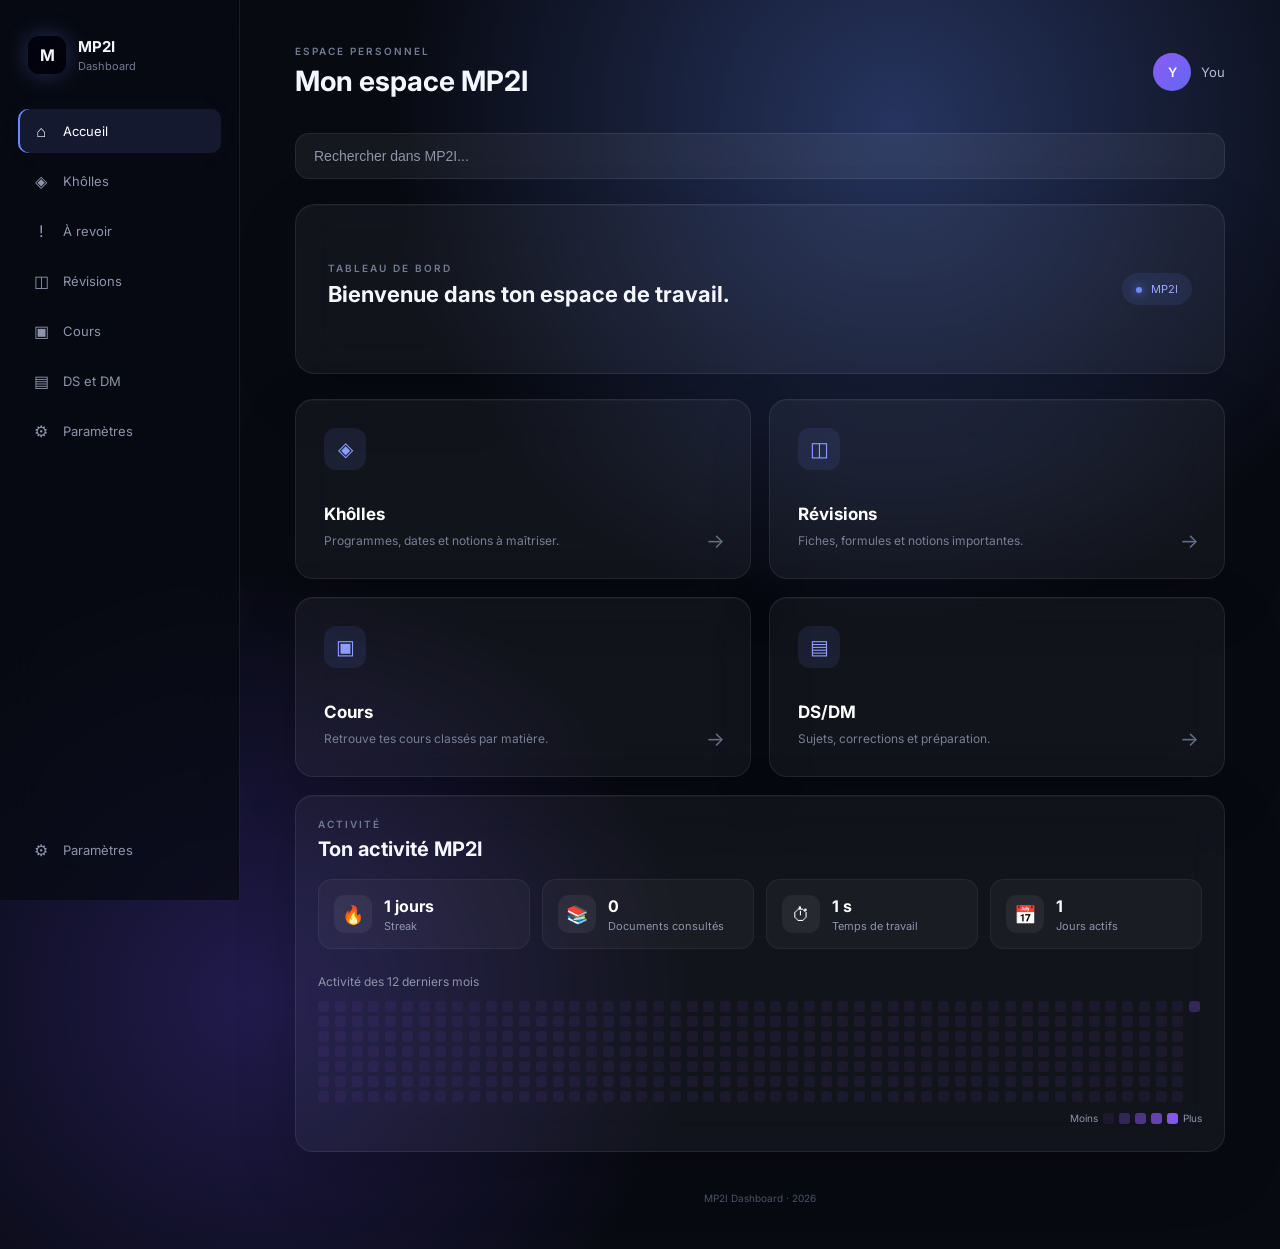
<file: index.html>
<!DOCTYPE html>
<html lang="fr">
<head>
    <meta charset="UTF-8">
    <meta name="viewport" content="width=device-width, initial-scale=1.0">

    <title>MP2I Dashboard</title>

    <link rel="stylesheet" href="style.css">
    <link rel="manifest" href="manifest.json">
    <meta name="theme-color" content="#8b5cf6">
</head>

<body>

    <aside class="sidebar">

        <div class="logo">
            <div class="logo-icon">M</div>
            <div>
                <strong>MP2I</strong>
                <span>Dashboard</span>
            </div>
        </div>

        <nav>
            <a class="active" href="#">
                <span>⌂</span>
                Accueil
            </a>

            <a href="kholle.html">
                <span>◈</span>
                Khôlles
            </a>
            <a href="revoir.html">
                <span>!</span>
                À revoir
            </a>

            <a href="revisions.html">
                <span>◫</span>
                Révisions
            </a>

            <a href="cours.html">
                <span>▣</span>
                Cours
            </a>

            <a href="ds.html">
                <span>▤</span>
                DS et DM
            </a>
            <a href="#" id="mobileSettingsButton">
                <span>⚙</span>
                Paramètres
            </a>
        </nav>

        <div class="sidebar-bottom">
        <a href="#" id="settingsButton">
            <span>⚙</span>
            Paramètres
        </a>
    </div>

    </aside>


    <main>

        <header class="topbar">
            <div>
                <p class="eyebrow">ESPACE PERSONNEL</p>
                <h1>Mon espace MP2I</h1>
            </div>

            <div class="profile">
                <div class="avatar">Y</div>
                <span>You</span>
            </div>
        </header>
        <div class="global-search">
            <input
                type="text"
                id="globalSearch"
                placeholder="Rechercher dans MP2I..."
                autocomplete="off"
            >

            <div id="searchResults" class="search-results"></div>
        </div>


        <section class="welcome glass">
            <div>
                <p class="eyebrow">TABLEAU DE BORD</p>
                <h2>Bienvenue dans ton espace de travail.</h2>
                <p class="muted">
                    <!-- Retrouve ici tes khôlles, cours, révisions et DS/DM. -->
                </p>
            </div>

            <div class="status">
                <span></span>
                MP2I
            </div>
        </section>


            <section class="grid">

                <a href="kholle.html" class="dashboard-card glass">
                    <div class="card-icon">◈</div>

                    <div>
                        <h3>Khôlles</h3>
                        <p>Programmes, dates et notions à maîtriser.</p>
                    </div>

                    <span class="arrow">→</span>
                </a>


                <a href="revisions.html" class="dashboard-card glass">
                    <div class="card-icon">◫</div>

                    <div>
                        <h3>Révisions</h3>
                        <p>Fiches, formules et notions importantes.</p>
                    </div>

                    <span class="arrow">→</span>
                </a>


                <a href="cours.html" class="dashboard-card glass">
                    <div class="card-icon">▣</div>

                    <div>
                        <h3>Cours</h3>
                        <p>Retrouve tes cours classés par matière.</p>
                    </div>

                    <span class="arrow">→</span>
                </a>


                <a href="ds.html" class="dashboard-card glass">
                    <div class="card-icon">▤</div>

                    <div>
                        <h3>DS/DM</h3>
                        <p>Sujets, corrections et préparation.</p>
                    </div>

                    <span class="arrow">→</span>
                </a>

            </section>
<section class="activity-panel glass">

    <div class="section-header">

        <div>

            <p class="eyebrow">
                ACTIVITÉ
            </p>

            <h2>
                Ton activité MP2I
            </h2>

        </div>

    </div>


    <div class="activity-stats">

        <div class="activity-stat">

            <span class="activity-stat-icon">
                🔥
            </span>

            <div>

                <strong id="activityStreak">
                    0 jours
                </strong>

                <span>
                    Streak
                </span>

            </div>

        </div>


        <div class="activity-stat">

            <span class="activity-stat-icon">
                📚
            </span>

            <div>

                <strong id="activityDocuments">
                    0
                </strong>

                <span>
                    Documents consultés
                </span>

            </div>

        </div>


        <div class="activity-stat">

            <span class="activity-stat-icon">
                ⏱
            </span>

            <div>

                <strong id="activityTime">
                    0 min
                </strong>

                <span>
                    Temps de travail
                </span>

            </div>

        </div>


        <div class="activity-stat">

            <span class="activity-stat-icon">
                📅
            </span>

            <div>

                <strong id="activityDays">
                    0
                </strong>

                <span>
                    Jours actifs
                </span>

            </div>

        </div>

    </div>


    <div class="heatmap-wrapper">

        <div class="heatmap-title">
            Activité des 12 derniers mois
        </div>

        <div
            id="activityHeatmap"
            class="activity-heatmap"
        ></div>

        <div class="heatmap-legend">

            <span>Moins</span>

            <i class="activity-cell activity-0"></i>
            <i class="activity-cell activity-1"></i>
            <i class="activity-cell activity-2"></i>
            <i class="activity-cell activity-3"></i>
            <i class="activity-cell activity-4"></i>

            <span>Plus</span>

        </div>

    </div>

</section>
<div id="themePanel" class="theme-panel glass">

    <p class="eyebrow">APPARENCE</p>

    <h3>Thème</h3>

    <div class="theme-buttons">

        <button onclick="setTheme('purple')">
            <span class="theme-dot purple"></span>
            Violet
        </button>

        <button onclick="setTheme('red')">
            <span class="theme-dot red"></span>
            Rouge
        </button>

        <button onclick="setTheme('green')">
            <span class="theme-dot green"></span>
            Vert
        </button>

    </div>

</div>
        <footer>
            MP2I Dashboard · 2026
        </footer>

    </main>
    
    <script src="script.js"></script>
<script src="activity.js?v=4"></script>
</body>
</html>
</file>
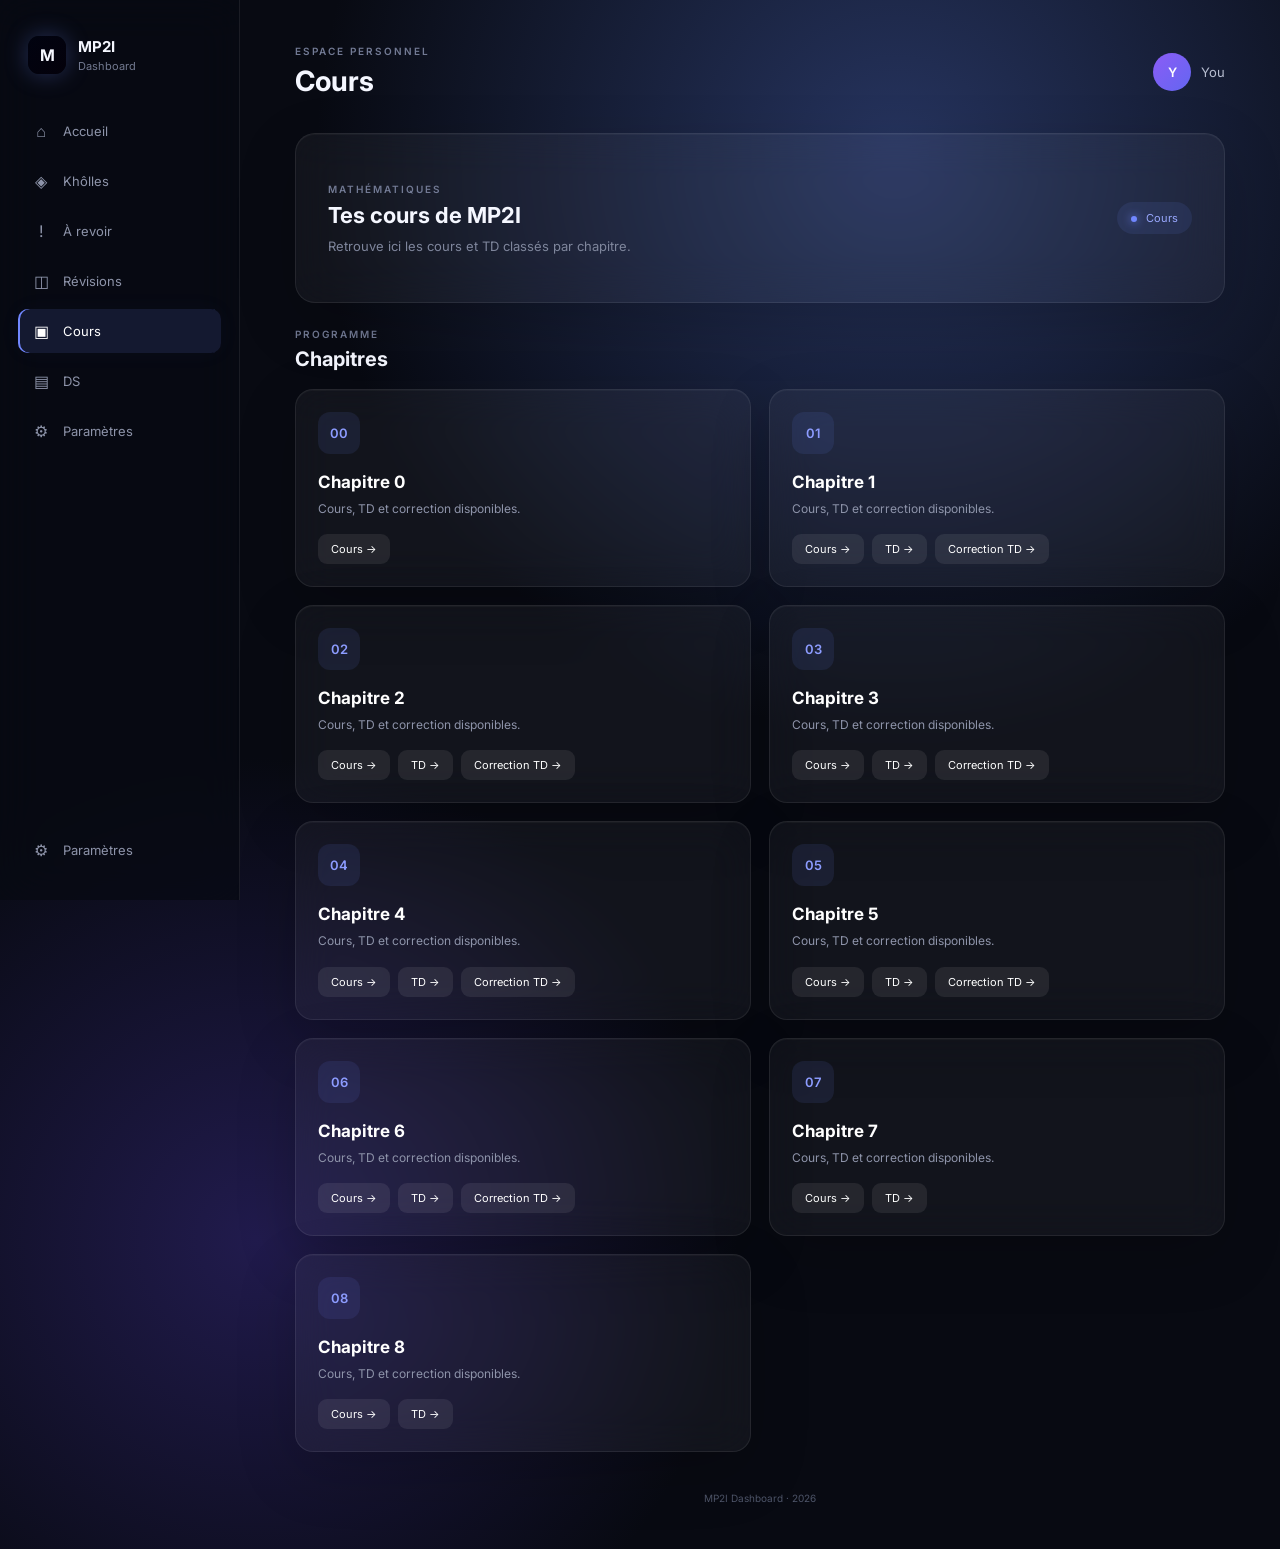
<file: cours.html>
<!DOCTYPE html>
<html lang="fr">

<head>
    <meta charset="UTF-8">
    <meta name="viewport" content="width=device-width, initial-scale=1.0">

    <title>Cours — MP2I</title>

    <link rel="stylesheet" href="style.css">
</head>

<body>

    <!-- ================================
         SIDEBAR
    ================================= -->

    <aside class="sidebar">

        <div class="logo">

            <div class="logo-icon">
                M
            </div>

            <div>
                <strong>MP2I</strong>
                <span>Dashboard</span>
            </div>

        </div>


        <nav>

            <a href="index.html">
                <span>⌂</span>
                Accueil
            </a>

            <a href="kholle.html">
                <span>◈</span>
                Khôlles
            </a>

            <a href="revoir.html">
                <span>!</span>
                À revoir
            </a>

            <a href="revisions.html">
                <span>◫</span>
                Révisions
            </a>

            <a class="active" href="cours.html">
                <span>▣</span>
                Cours
            </a>

            <a href="ds.html">
                <span>▤</span>
                DS
            </a>

            <a
                href="#"
                id="mobileSettingsButton"
            >
                <span>⚙</span>
                Paramètres
            </a>

        </nav>


        <div class="sidebar-bottom">

            <a
                href="#"
                id="settingsButton"
            >
                <span>⚙</span>
                Paramètres
            </a>

        </div>

    </aside>


    <!-- ================================
         CONTENU
    ================================= -->

    <main>

        <header class="topbar">

            <div>

                <p class="eyebrow">
                    ESPACE PERSONNEL
                </p>

                <h1>
                    Cours
                </h1>

            </div>


            <div class="profile">

                <div class="avatar">
                    Y
                </div>

                <span>
                    You
                </span>

            </div>

        </header>


        <!-- ================================
             INTRODUCTION
        ================================= -->

        <section class="welcome glass">

            <div>

                <p class="eyebrow">
                    MATHÉMATIQUES
                </p>

                <h2>
                    Tes cours de MP2I
                </h2>

                <p class="muted">
                    Retrouve ici les cours et TD
                    classés par chapitre.
                </p>

            </div>


            <div class="status">

                <span></span>

                Cours

            </div>

        </section>


        <!-- ================================
             CHAPITRES
        ================================= -->

        <section>

            <div class="section-header">

                <div>

                    <p class="eyebrow">
                        PROGRAMME
                    </p>

                    <h2>
                        Chapitres
                    </h2>

                </div>

            </div>


            <div
                id="cours-container"
                class="grid"
            >

                <div class="glass loading-card">

                    Chargement des cours...

                </div>

            </div>

        </section>


        <footer>
            MP2I Dashboard · 2026
        </footer>

    </main>


    <!-- ================================
         PANNEAU THÈME
    ================================= -->

    <div
        id="themePanel"
        class="theme-panel glass"
    >

        <p class="eyebrow">
            APPARENCE
        </p>

        <h3>
            Thème
        </h3>


        <div class="theme-buttons">

            <button
                onclick="setTheme('purple')"
            >
                <span class="theme-dot purple"></span>
                Violet
            </button>


            <button
                onclick="setTheme('red')"
            >
                <span class="theme-dot red"></span>
                Rouge
            </button>


            <button
                onclick="setTheme('green')"
            >
                <span class="theme-dot green"></span>
                Vert
            </button>

        </div>

    </div>


    <!-- ================================
         SCRIPT
    ================================= -->

<script src="script.js"></script>
<script src="activity.js?v=4"></script>
<script src="cours.js"></script>
</body>
</html>
</file>
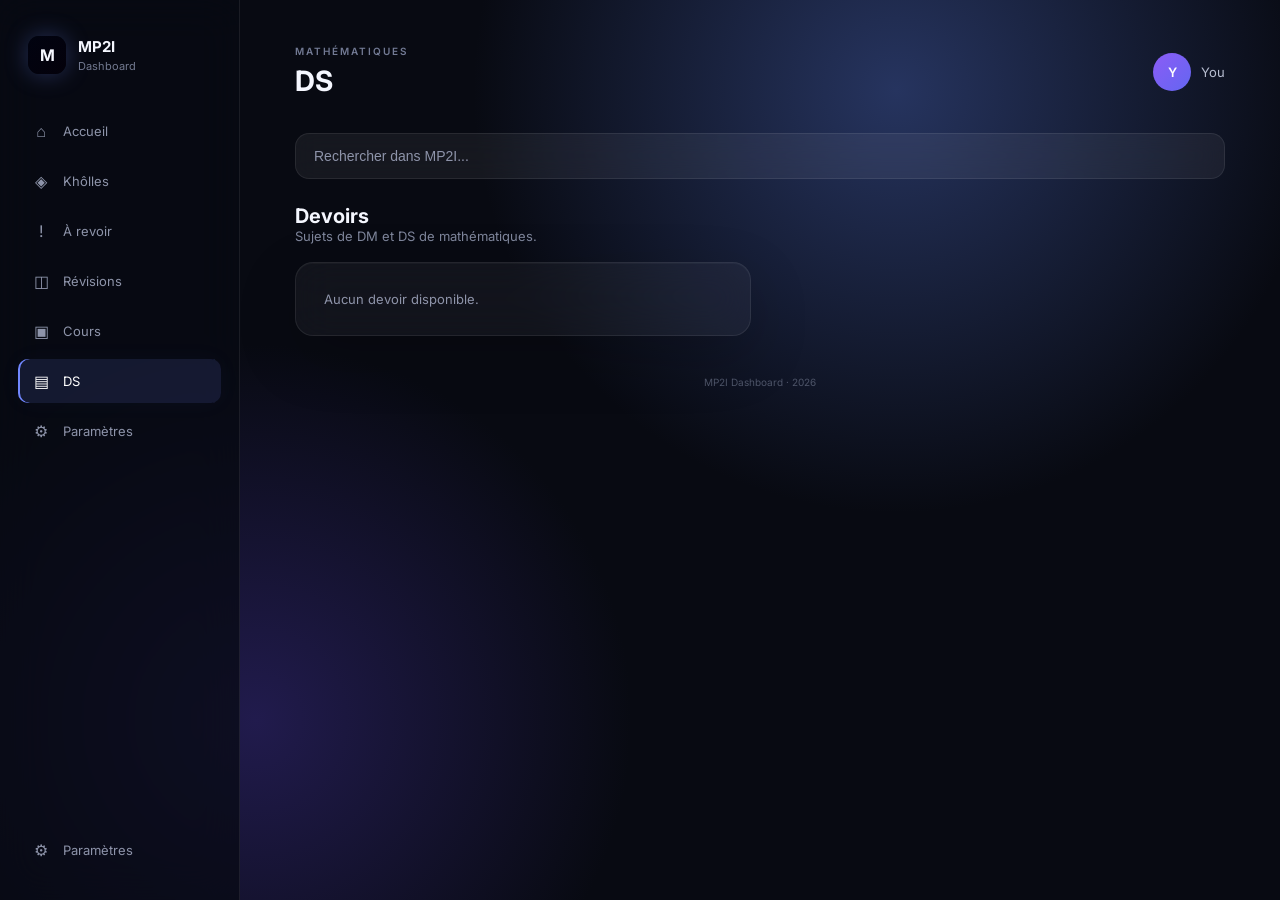
<file: ds.html>
<!DOCTYPE html>
<html lang="fr">

<head>

    <meta charset="UTF-8">

    <meta
        name="viewport"
        content="width=device-width, initial-scale=1.0"
    >

    <title>DS — MP2I</title>

    <link
        rel="stylesheet"
        href="style.css"
    >

</head>


<body>


    <!-- =========================
         SIDEBAR
    ========================== -->

    <aside class="sidebar">

        <div class="logo">

            <div class="logo-icon">
                M
            </div>

            <div>

                <strong>MP2I</strong>

                <span>
                    Dashboard
                </span>

            </div>

        </div>


        <nav>

            <a href="index.html">
                <span>⌂</span>
                Accueil
            </a>


            <a href="kholle.html">
                <span>◈</span>
                Khôlles
            </a>
            <a href="revoir.html">
                <span>!</span>
                À revoir
            </a>


            <a href="revisions.html">
                <span>◫</span>
                Révisions
            </a>


            <a href="cours.html">
                <span>▣</span>
                Cours
            </a>


            <a
                href="ds.html"
                class="active"
            >
                <span>▤</span>
                DS
            </a>
            <a href="#" id="mobileSettingsButton">
                <span>⚙</span>
                Paramètres
            </a>    

        </nav>


        <div class="sidebar-bottom">

            <a href="index.html">

                <span>⚙</span>

                Paramètres

            </a>

        </div>

    </aside>



    <!-- =========================
         CONTENU
    ========================== -->

    <main>


        <header class="topbar">

            <div>

                <p class="eyebrow">
                    MATHÉMATIQUES
                </p>

                <h1>
                    DS
                </h1>

            </div>


            <div class="profile">

                <div class="avatar">
                    Y
                </div>

                <span>
                    You
                </span>

            </div>

        </header>



        <!-- =========================
             RECHERCHE
        ========================== -->

        <div class="global-search">

            <input
                type="text"
                id="globalSearch"
                placeholder="Rechercher dans MP2I..."
                autocomplete="off"
            >

            <div
                id="searchResults"
                class="search-results"
            ></div>

        </div>



        <!-- =========================
             TITRE
        ========================== -->

        <div class="section-header">

            <h2>
                Devoirs
            </h2>

            <p class="muted">
                Sujets de DM et DS de mathématiques.
            </p>

        </div>



        <!-- =========================
             PROGRAMMES
        ========================== -->

        <section
            class="grid"
            id="programmes"
        >

            <div class="glass loading-card">

                Chargement des devoirs...

            </div>

        </section>



        <footer>

            MP2I Dashboard · 2026

        </footer>


    </main>



    <!-- =========================
         JAVASCRIPT
    ========================== -->

    <script src="script.js"></script>


    <script>

        const container =
            document.getElementById("programmes");


        fetch("programmes/ds/ds.json")

            .then(response => {

                if (!response.ok) {

                    throw new Error(
                        "ds.json introuvable"
                    );

                }

                return response.json();

            })


            .then(data => {

                container.innerHTML = "";


                if (
                    !data.devoirs ||
                    data.devoirs.length === 0
                ) {

                    container.innerHTML = `

                        <div class="glass loading-card">

                            Aucun devoir disponible.

                        </div>

                    `;

                    return;

                }


                data.devoirs.forEach(devoir => {

                    const card =
                        document.createElement("a");


                    card.className =
                        "dashboard-card glass";


                    card.href =
                        "programmes/ds/" +
                        devoir.fichier;


                    card.target =
                        "_blank";


                    const type =
                        devoir.type || "DS";


                    card.innerHTML = `

                        <div class="card-icon">
                            ${type}
                        </div>


                        <div>

                            <h3>
                                ${devoir.titre}
                            </h3>

                            <p>
                                Sujet de mathématiques
                            </p>

                        </div>


                        <span class="arrow">
                            →
                        </span>

                    `;


                    container.appendChild(card);

                });

            })


            .catch(error => {

                console.error(error);


                container.innerHTML = `

                    <div class="glass loading-card">

                        Impossible de charger les devoirs.

                    </div>

                `;

            });

    </script>

<script src="activity.js?v=4"></script>
</body>

</html>
</file>
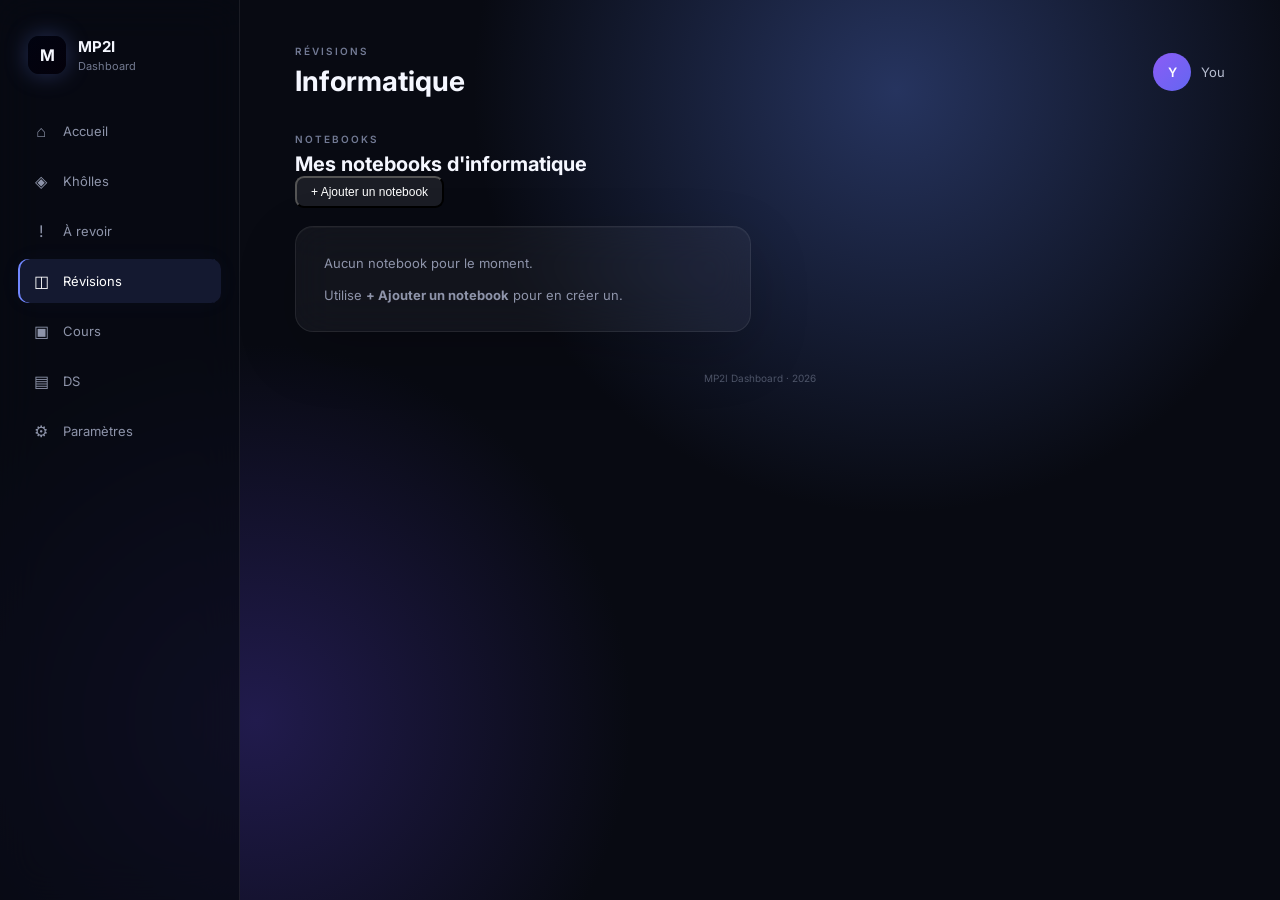
<file: info.html>
<!DOCTYPE html>
<html lang="fr">
<head>
    <meta charset="UTF-8">
    <meta name="viewport" content="width=device-width, initial-scale=1.0">
    <title>Informatique — MP2I</title>
    <link rel="stylesheet" href="style.css">
</head>

<body>

<aside class="sidebar">

    <div class="logo">
        <div class="logo-icon">M</div>

        <div>
            <strong>MP2I</strong>
            <span>Dashboard</span>
        </div>
    </div>

    <nav>

        <a href="index.html">
            <span>⌂</span>
            Accueil
        </a>

        <a href="kholle.html">
            <span>◈</span>
            Khôlles
        </a>
        <a href="revoir.html">
             <span>!</span>
             À revoir
        </a>
        
        <a class="active" href="revisions.html">
            <span>◫</span>
            Révisions
        </a>

        <a href="cours.html">
            <span>▣</span>
            Cours
        </a>

        <a href="ds.html">
            <span>▤</span>
            DS
        </a>

        <a href="#" id="settingsButton">
            <span>⚙</span>
            Paramètres
        </a>

    </nav>


</aside>


<main>

    <header class="topbar">

        <div>

            <p class="eyebrow">
                RÉVISIONS
            </p>

            <h1>
                Informatique
            </h1>

        </div>


        <div class="profile">

            <div class="avatar">
                Y
            </div>

            <span>
                You
            </span>

        </div>

    </header>


    <div class="section-header">

        <div>

            <p class="eyebrow">
                NOTEBOOKS
            </p>

            <h2>
                Mes notebooks d'informatique
            </h2>

        </div>


        <button
            class="mini-button"
            id="addNotebook"
        >
            + Ajouter un notebook
        </button>

    </div>


    <section
        id="notebookGrid"
        class="grid"
    ></section>


    <div
        id="themePanel"
        class="theme-panel glass"
    >

        <p class="eyebrow">
            APPARENCE
        </p>

        <h3>
            Thème
        </h3>


        <div class="theme-buttons">

            <button onclick="setTheme('purple')">

                <span class="theme-dot purple"></span>

                Violet

            </button>


            <button onclick="setTheme('red')">

                <span class="theme-dot red"></span>

                Rouge

            </button>


            <button onclick="setTheme('green')">

                <span class="theme-dot green"></span>

                Vert

            </button>

        </div>

    </div>


    <footer>
        MP2I Dashboard · 2026
    </footer>

</main>


<script src="script.js"></script>


<script>

const storageKey =
    "mp2i-info-notebooks";


let notebooks =
    JSON.parse(
        localStorage.getItem(storageKey)
    ) || [];


// ================================
// SAUVEGARDER
// ================================

function saveNotebooks() {

    localStorage.setItem(
        storageKey,
        JSON.stringify(notebooks)
    );

}


// ================================
// AFFICHER LES NOTEBOOKS
// ================================

function displayNotebooks() {

    const grid =
        document.getElementById(
            "notebookGrid"
        );

    grid.innerHTML = "";


    if (notebooks.length === 0) {

        grid.innerHTML = `

            <div class="loading-card glass">

                Aucun notebook pour le moment.

                <br><br>

                Utilise
                <strong>+ Ajouter un notebook</strong>
                pour en créer un.

            </div>

        `;

        return;

    }


    notebooks.forEach(
        (notebook, index) => {

            const card =
                document.createElement("div");

            card.className =
                "dashboard-card glass";


            card.innerHTML = `

                <div class="card-icon">
                    &lt;/&gt;
                </div>


                <div>

                    <h3>
                        ${notebook.name}
                    </h3>


                    <p>
                        Notebook de révision
                    </p>


                    <div class="course-buttons">

                        <a
                            class="mini-button"
                            href="${notebook.url}"
                            target="_blank"
                            rel="noopener noreferrer"
                        >
                            Ouvrir →
                        </a>

                    </div>

                </div>

            `;


            grid.appendChild(card);

        }
    );

}


// ================================
// AJOUTER UN NOTEBOOK
// ================================

document
    .getElementById("addNotebook")
    .addEventListener(
        "click",
        function() {

            const name =
                prompt(
                    "Nom du notebook :"
                );


            if (!name) {
                return;
            }


            const url =
                prompt(
                    "Lien du notebook :"
                );


            if (!url) {
                return;
            }


            notebooks.push({

                name: name.trim(),

                url: url.trim()

            });


            saveNotebooks();

            displayNotebooks();

        }
    );


// ================================
// INITIALISATION
// ================================

displayNotebooks();

</script>
<script src="activity.js?v=4"></script>
</body>
</html>
</file>
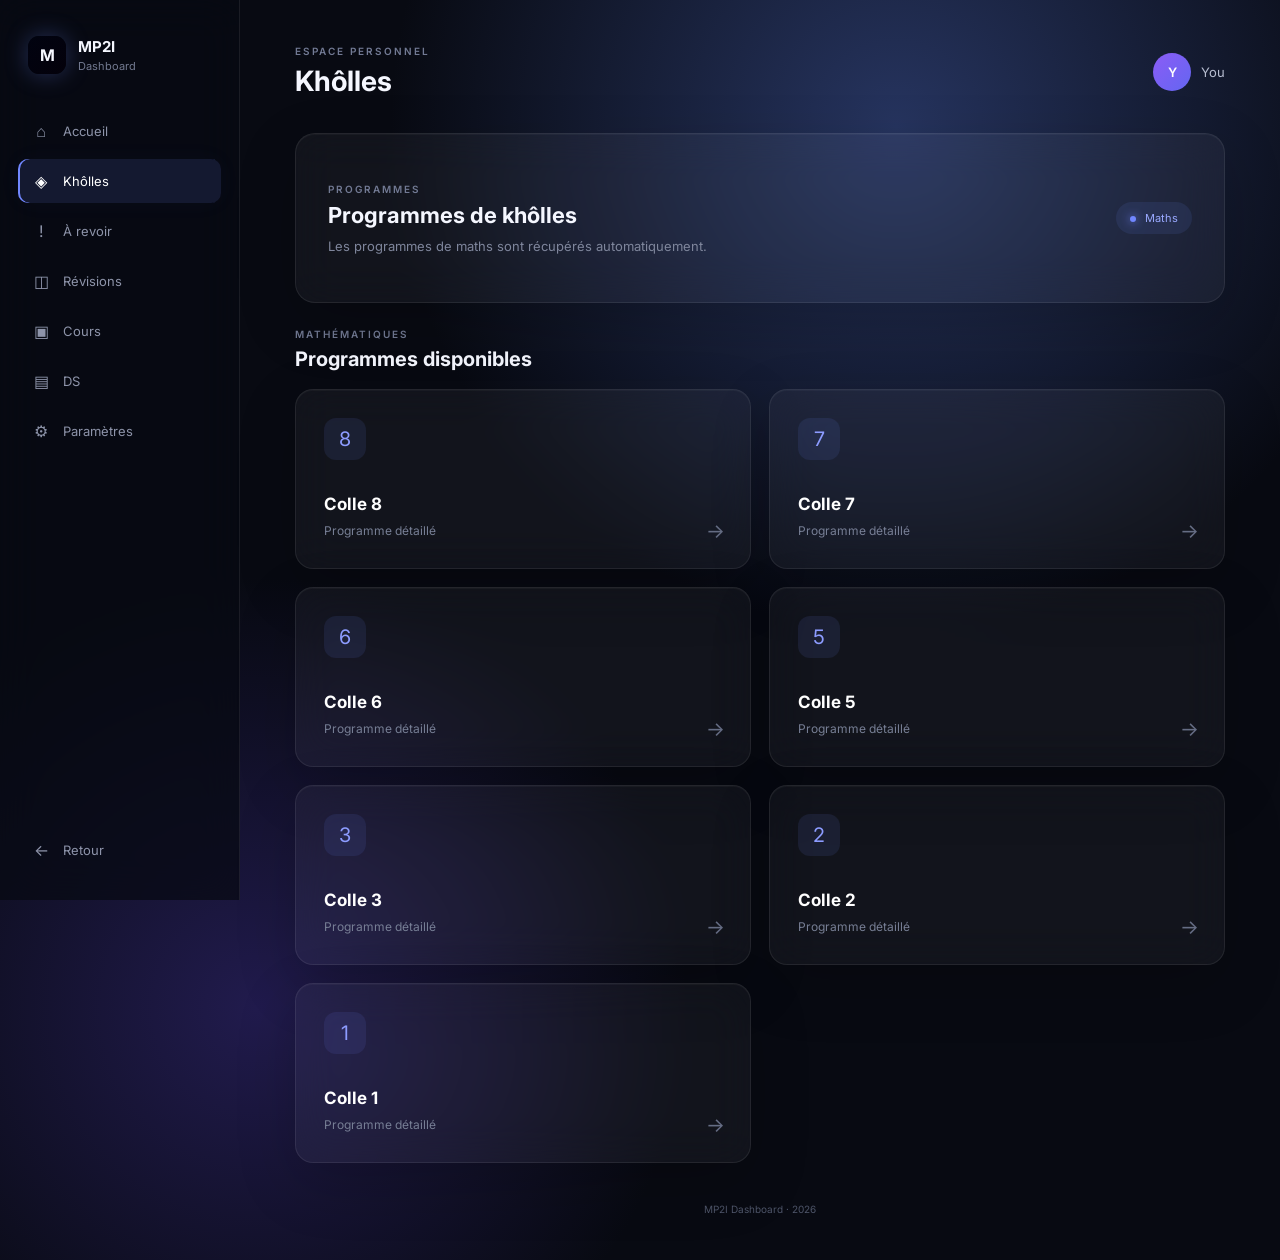
<file: kholle.html>
<!DOCTYPE html>
<html lang="fr">

<head>
    <meta charset="UTF-8">
    <meta name="viewport" content="width=device-width, initial-scale=1.0">
    <title>Khôlles — MP2I</title>
    <link rel="stylesheet" href="style.css">
</head>

<body>

    <aside class="sidebar">

        <div class="logo">
            <div class="logo-icon">M</div>
            <div>
                <strong>MP2I</strong>
                <span>Dashboard</span>
            </div>
        </div>

        <nav>
            <a href="index.html">
                <span>⌂</span>
                Accueil
            </a>

            <a class="active" href="kholle.html">
                <span>◈</span>
                Khôlles
            </a>
            <a href="revoir.html">
                <span>!</span>
                À revoir
            </a>

            <a href="revisions.html">
                <span>◫</span>
                Révisions
            </a>

            <a href="cours.html">
                <span>▣</span>
                Cours
            </a>

            <a href="ds.html">
                <span>▤</span>
                DS
            </a>
            <a href="#" id="settingsButton">
                <span>⚙</span>
                Paramètres
            </a>
        </nav>

        <div class="sidebar-bottom">
            <a href="index.html">
                <span>←</span>
                Retour
            </a>
        </div>

    </aside>


    <main>

        <header class="topbar">

            <div>
                <p class="eyebrow">ESPACE PERSONNEL</p>
                <h1>Khôlles</h1>
            </div>

            <div class="profile">
                <div class="avatar">Y</div>
                <span>You</span>
            </div>

        </header>


        <section class="welcome glass">

            <div>
                <p class="eyebrow">PROGRAMMES</p>

                <h2>Programmes de khôlles</h2>

                <p class="muted">
                    Les programmes de maths sont récupérés automatiquement.
                </p>
            </div>

            <div class="status">
                <span></span>
                Maths
            </div>

        </section>


        <section>

            <div class="section-header">
                <p class="eyebrow">MATHÉMATIQUES</p>
                <h2>Programmes disponibles</h2>
            </div>

            <div id="programmes" class="grid">

                <div class="glass loading-card">
                    Chargement des programmes...
                </div>

            </div>

        </section>


        <footer>
            MP2I Dashboard · 2026
        </footer>

    </main>


    <script>

        // =========================
        // THÈME
        // =========================

        const savedTheme = localStorage.getItem("theme") || "purple";

        document.body.classList.add("theme-" + savedTheme);


        // =========================
        // PROGRAMMES
        // =========================

        const container = document.getElementById("programmes");

        fetch("programmes/maths/maths.json")
            .then(response => {

                if (!response.ok) {
                    throw new Error("maths.json introuvable");
                }

                return response.json();

            })

            .then(data => {

                container.innerHTML = "";

                if (!data.programmes || data.programmes.length === 0) {

                    container.innerHTML = `
                        <div class="glass loading-card">
                            Aucun programme disponible.
                        </div>
                    `;

                    return;
                }

                data.programmes.forEach((programme, index) => {

                    const card = document.createElement("a");

                    card.className = "dashboard-card glass";

                    card.href = "programmes/maths/" + programme.fichier;

                    card.target = "_blank";

                    card.innerHTML = `
                        <div class="card-icon">${programme.semaine.replace("Colle ", "")}</div>

                        <div>
                            <h3>${programme.semaine}</h3>
                            <p>${programme.titre}</p>
                        </div>

                        <span class="arrow">→</span>
                    `;

                    container.appendChild(card);
                });

            })

            .catch(error => {

                console.error(error);

                container.innerHTML = `
                    <div class="glass loading-card">
                        Impossible de charger les programmes.
                    </div>
                `;

            });

    </script>

</body>
<script src="activity.js?v=4"></script>
</html>
</file>
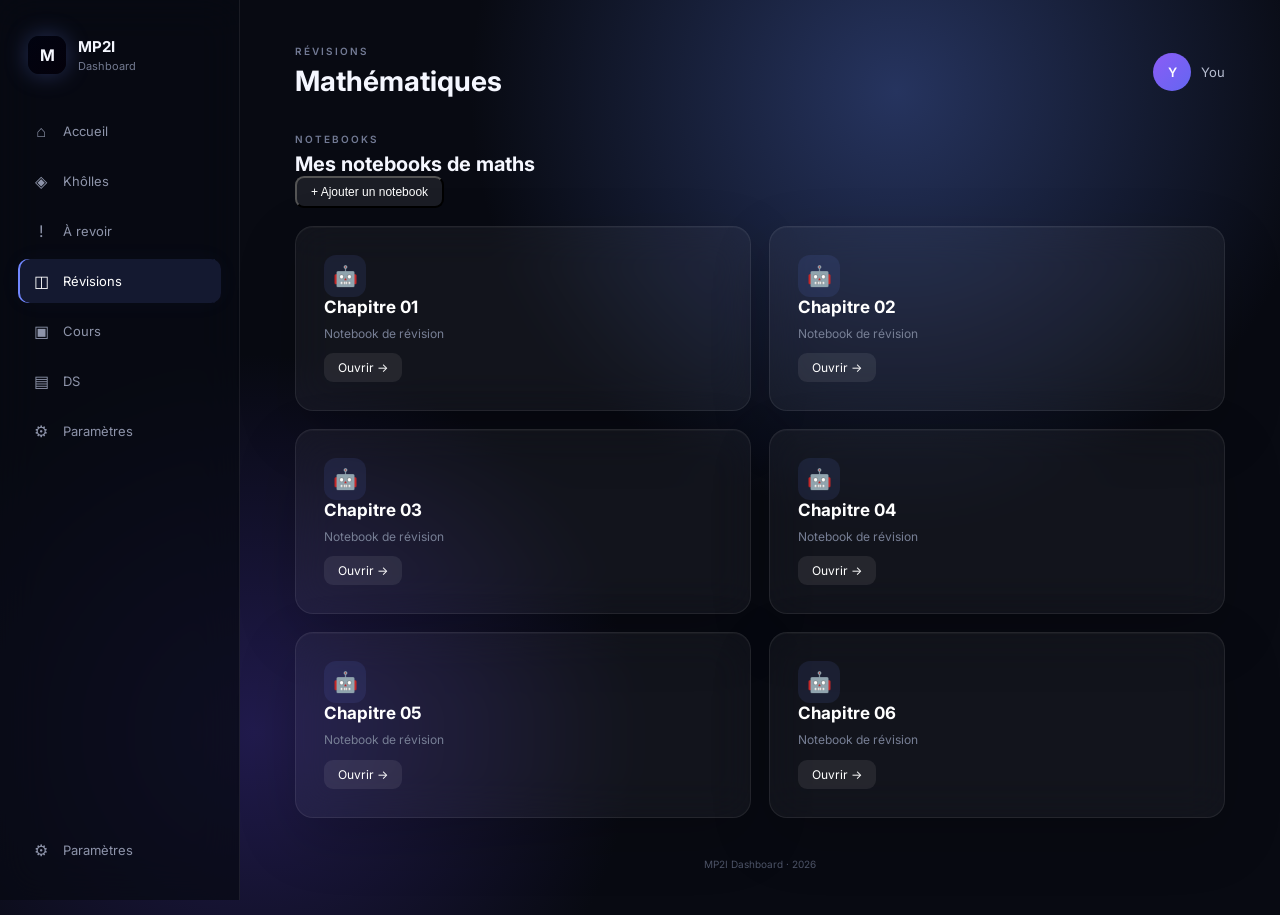
<file: maths.html>
<!DOCTYPE html>
<html lang="fr">
<head>
    <meta charset="UTF-8">
    <meta name="viewport" content="width=device-width, initial-scale=1.0">
    <title>Mathématiques — MP2I</title>
    <link rel="stylesheet" href="style.css">
</head>
<body>

<aside class="sidebar">

    <div class="logo">
        <div class="logo-icon">M</div>
        <div>
            <strong>MP2I</strong>
            <span>Dashboard</span>
        </div>
    </div>

    <nav>
        <a href="index.html">
            <span>⌂</span>
            Accueil
        </a>

        <a href="kholle.html">
            <span>◈</span>
            Khôlles
        </a>
        <a href="revoir.html">
            <span>!</span>
            À revoir
        </a>

        <a class="active" href="revisions.html">
            <span>◫</span>
            Révisions
        </a>

        <a href="cours.html">
            <span>▣</span>
            Cours
        </a>

        <a href="ds.html">
            <span>▤</span>
            DS
        </a>
        <a href="#" id="settingsButton">
            <span>⚙</span>
            Paramètres
        </a>
    </nav>

    <div class="sidebar-bottom">
        <a href="#" id="settingsButton">
            <span>⚙</span>
            Paramètres
        </a>
    </div>

</aside>

<main>

    <header class="topbar">

        <div>
            <p class="eyebrow">RÉVISIONS</p>
            <h1>Mathématiques</h1>
        </div>

        <div class="profile">
            <div class="avatar">Y</div>
            <span>You</span>
        </div>

    </header>

    <div class="section-header">

        <div>
            <p class="eyebrow">NOTEBOOKS</p>
            <h2>Mes notebooks de maths</h2>
        </div>

        <button class="mini-button" id="addNotebook">
            + Ajouter un notebook
        </button>

    </div>

    <section id="notebookGrid" class="grid"></section>

    <div id="themePanel" class="theme-panel glass">

        <p class="eyebrow">APPARENCE</p>
        <h3>Thème</h3>

        <div class="theme-buttons">

            <button onclick="setTheme('purple')">
                <span class="theme-dot purple"></span>
                Violet
            </button>

            <button onclick="setTheme('red')">
                <span class="theme-dot red"></span>
                Rouge
            </button>

            <button onclick="setTheme('green')">
                <span class="theme-dot green"></span>
                Vert
            </button>

        </div>

    </div>

    <footer>
        MP2I Dashboard · 2026
    </footer>

</main>

<script src="script.js"></script>

<script>

const defaultNotebooks = [

    {
        name: "Chapitre 01",
        url: "https://notebook.google.com/notebook/53a83fb8-b3cc-473c-9e34-74f8ea163de8"
    },

    {
        name: "Chapitre 02",
        url: "https://notebook.google.com/notebook/3d8d29ae-14af-4eb2-b0ca-dcf037258cbd"
    },

    {
        name: "Chapitre 03",
        url: "https://notebook.google.com/notebook/53d62339-d5cc-4625-a762-63c861db9878"
    },

    {
        name: "Chapitre 04",
        url: "https://notebook.google.com/notebook/03022b44-e631-47ec-ade6-6340081f188c"
    },

    {
        name: "Chapitre 05",
        url: "https://notebook.google.com/notebook/8efd8d62-cb90-448d-bb94-0984954a7b51"
    },

    {
        name: "Chapitre 06",
        url: "https://notebook.google.com/notebook/5636f046-caf4-4a89-bee1-10e88026ae19"
    }

];

const storageKey = "mp2i-maths-notebooks";

let notebooks =
    JSON.parse(localStorage.getItem(storageKey)) ||
    defaultNotebooks;

function saveNotebooks() {

    localStorage.setItem(
        storageKey,
        JSON.stringify(notebooks)
    );

}

function displayNotebooks() {

    const grid =
        document.getElementById("notebookGrid");

    grid.innerHTML = "";

    notebooks.forEach((notebook, index) => {

        const card =
            document.createElement("div");

        card.className =
            "dashboard-card glass";

        card.innerHTML = `

            <div class="card-icon">🤖</div>

            <div>

                <h3>${notebook.name}</h3>

                <p>
                    Notebook de révision
                </p>

                <div class="course-buttons">

                    <a
                        class="mini-button"
                        href="${notebook.url}"
                        target="_blank"
                    >
                        Ouvrir →
                    </a>

                </div>

            </div>

        `;

        grid.appendChild(card);

    });

}

document
    .getElementById("addNotebook")
    .addEventListener("click", function() {

        const name =
            prompt("Nom du notebook :");

        if (!name) return;

        const url =
            prompt("Lien du notebook :");

        if (!url) return;

        notebooks.push({
            name: name,
            url: url
        });

        saveNotebooks();
        displayNotebooks();

    });

displayNotebooks();

</script>
<script src="activity.js?v=4"></script>
</body>
</html>
</file>
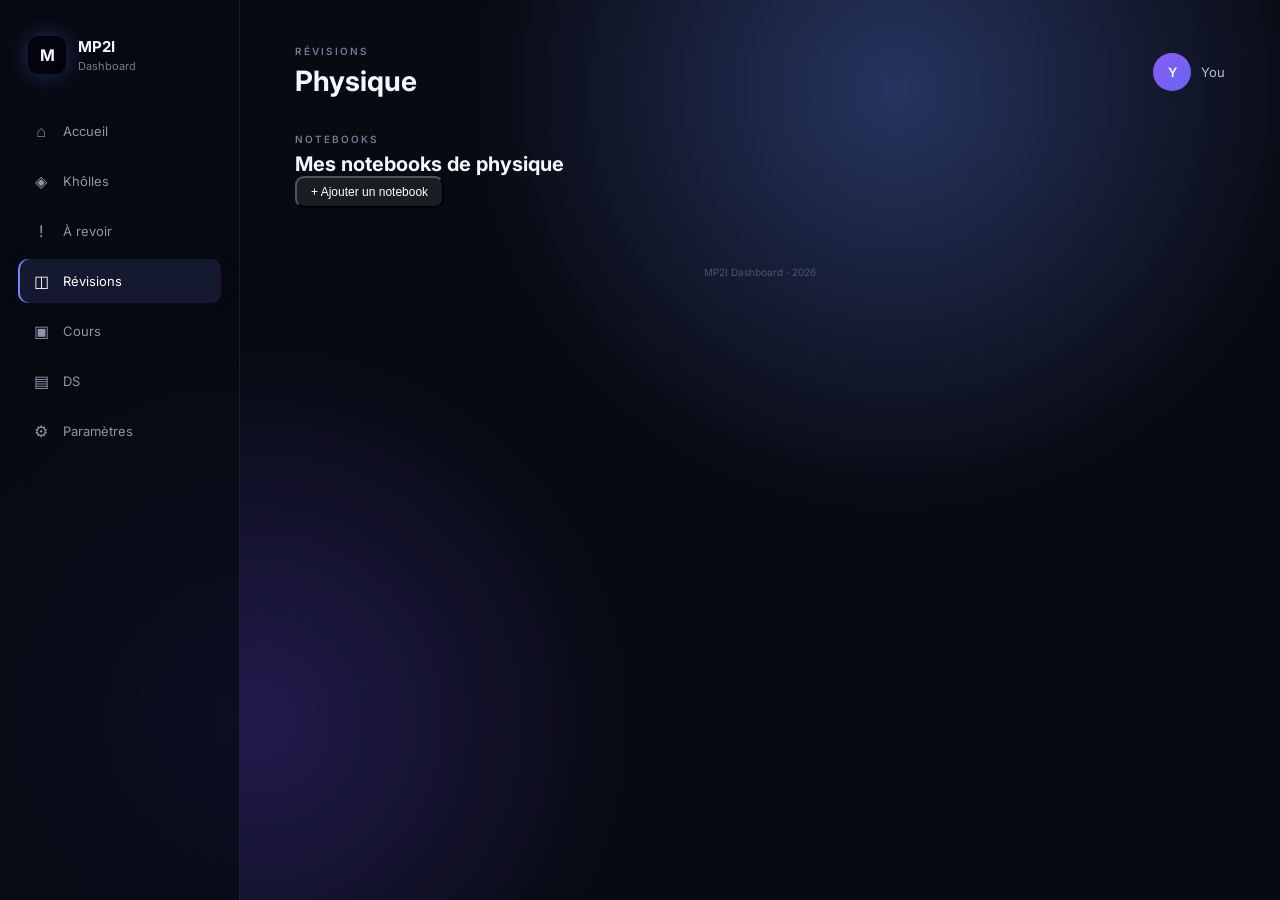
<file: physique.html>
<!DOCTYPE html>
<html lang="fr">
<head>
    <meta charset="UTF-8">
    <meta name="viewport" content="width=device-width, initial-scale=1.0">
    <title>Physique — MP2I</title>
    <link rel="stylesheet" href="style.css">
</head>
<body>

<aside class="sidebar">

    <div class="logo">
        <div class="logo-icon">M</div>
        <div>
            <strong>MP2I</strong>
            <span>Dashboard</span>
        </div>
    </div>

    <nav>
        <a href="index.html"><span>⌂</span>Accueil</a>
        <a href="kholle.html"><span>◈</span>Khôlles</a>
        <a href="revoir.html"><span>!</span>À revoir</a>
        <a class="active" href="revisions.html"><span>◫</span>Révisions</a>
        <a href="cours.html"><span>▣</span>Cours</a>
        <a href="ds.html"><span>▤</span>DS</a>
        <a href="#" id="settingsButton">
            <span>⚙</span>
            Paramètres
        </a>
    </nav>



</aside>

<main>

<header class="topbar">

    <div>
        <p class="eyebrow">RÉVISIONS</p>
        <h1>Physique</h1>
    </div>

    <div class="profile">
        <div class="avatar">Y</div>
        <span>You</span>
    </div>

</header>

<div class="section-header">

    <div>
        <p class="eyebrow">NOTEBOOKS</p>
        <h2>Mes notebooks de physique</h2>
    </div>

    <button class="mini-button" id="addNotebook">
        + Ajouter un notebook
    </button>

</div>

<section id="notebookGrid" class="grid"></section>

<div id="themePanel" class="theme-panel glass">

    <p class="eyebrow">APPARENCE</p>
    <h3>Thème</h3>

    <div class="theme-buttons">

        <button onclick="setTheme('purple')">
            <span class="theme-dot purple"></span>
            Violet
        </button>

        <button onclick="setTheme('red')">
            <span class="theme-dot red"></span>
            Rouge
        </button>

        <button onclick="setTheme('green')">
            <span class="theme-dot green"></span>
            Vert
        </button>

    </div>

</div>

<footer>
    MP2I Dashboard · 2026
</footer>

</main>

<script src="script.js"></script>

<script>

const storageKey = "mp2i-physique-notebooks";

let notebooks =
    JSON.parse(localStorage.getItem(storageKey)) || [];

function saveNotebooks() {

    localStorage.setItem(
        storageKey,
        JSON.stringify(notebooks)
    );

}

function displayNotebooks() {

    const grid =
        document.getElementById("notebookGrid");

    grid.innerHTML = "";

    notebooks.forEach(notebook => {

        const card =
            document.createElement("div");

        card.className =
            "dashboard-card glass";

        card.innerHTML = `

            <div class="card-icon">🤖</div>

            <div>

                <h3>${notebook.name}</h3>

                <p>Notebook de révision</p>

                <div class="course-buttons">

                    <a
                        class="mini-button"
                        href="${notebook.url}"
                        target="_blank"
                    >
                        Ouvrir →
                    </a>

                </div>

            </div>

        `;

        grid.appendChild(card);

    });

}

document
    .getElementById("addNotebook")
    .addEventListener("click", function() {

        const name =
            prompt("Nom du notebook :");

        if (!name) return;

        const url =
            prompt("Lien du notebook :");

        if (!url) return;

        notebooks.push({
            name: name,
            url: url
        });

        saveNotebooks();
        displayNotebooks();

    });

displayNotebooks();

</script>
<script src="activity.js?v=4"></script>
</body>
</html>
</file>
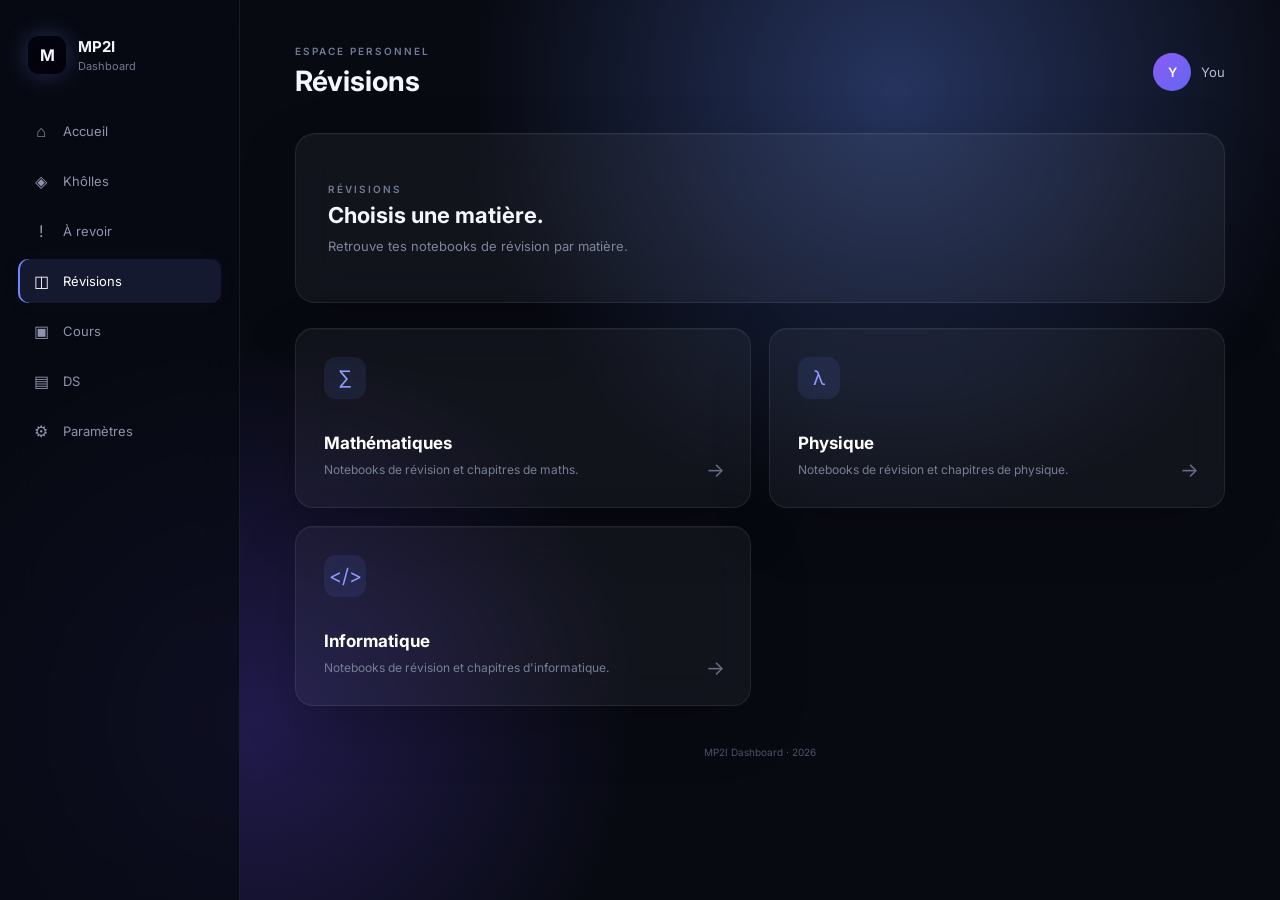
<file: revisions.html>
<!DOCTYPE html>
<html lang="fr">
<head>
    <meta charset="UTF-8">
    <meta name="viewport" content="width=device-width, initial-scale=1.0">
    <title>Révisions — MP2I</title>
    <link rel="stylesheet" href="style.css">
</head>
<body>

<aside class="sidebar">

    <div class="logo">
        <div class="logo-icon">M</div>
        <div>
            <strong>MP2I</strong>
            <span>Dashboard</span>
        </div>
    </div>

    <nav>
        <a href="index.html">
            <span>⌂</span>
            Accueil
        </a>

        <a href="kholle.html">
            <span>◈</span>
            Khôlles
        </a>
        <a href="revoir.html">
            <span>!</span>
            À revoir
        </a>

        <a class="active" href="revisions.html">
            <span>◫</span>
            Révisions
        </a>

        <a href="cours.html">
            <span>▣</span>
            Cours
        </a>

        <a href="ds.html">
            <span>▤</span>
            DS
        </a>
        <a href="#" id="settingsButton">
            <span>⚙</span>
            Paramètres
        </a>
    </nav>


</aside>

<main>

    <header class="topbar">
        <div>
            <p class="eyebrow">ESPACE PERSONNEL</p>
            <h1>Révisions</h1>
        </div>

        <div class="profile">
            <div class="avatar">Y</div>
            <span>You</span>
        </div>
    </header>

    <section class="welcome glass">
        <div>
            <p class="eyebrow">RÉVISIONS</p>
            <h2>Choisis une matière.</h2>
            <p class="muted">
                Retrouve tes notebooks de révision par matière.
            </p>
        </div>
    </section>

    <section class="grid">

        <a href="maths.html" class="dashboard-card glass">
            <div class="card-icon">∑</div>

            <div>
                <h3>Mathématiques</h3>
                <p>Notebooks de révision et chapitres de maths.</p>
            </div>

            <span class="arrow">→</span>
        </a>

        <a href="physique.html" class="dashboard-card glass">
            <div class="card-icon">λ</div>

            <div>
                <h3>Physique</h3>
                <p>Notebooks de révision et chapitres de physique.</p>
            </div>

            <span class="arrow">→</span>
        </a>

        <a href="info.html" class="dashboard-card glass">
            <div class="card-icon">&lt;/&gt;</div>

            <div>
                <h3>Informatique</h3>
                <p>Notebooks de révision et chapitres d'informatique.</p>
            </div>

            <span class="arrow">→</span>
        </a>

    </section>

    <div id="themePanel" class="theme-panel glass">

        <p class="eyebrow">APPARENCE</p>
        <h3>Thème</h3>

        <div class="theme-buttons">

            <button onclick="setTheme('purple')">
                <span class="theme-dot purple"></span>
                Violet
            </button>

            <button onclick="setTheme('red')">
                <span class="theme-dot red"></span>
                Rouge
            </button>

            <button onclick="setTheme('green')">
                <span class="theme-dot green"></span>
                Vert
            </button>

        </div>

    </div>

    <footer>
        MP2I Dashboard · 2026
    </footer>

</main>

<script src="script.js"></script>
<script src="activity.js?v=4"></script>
</body>
</html>
</file>
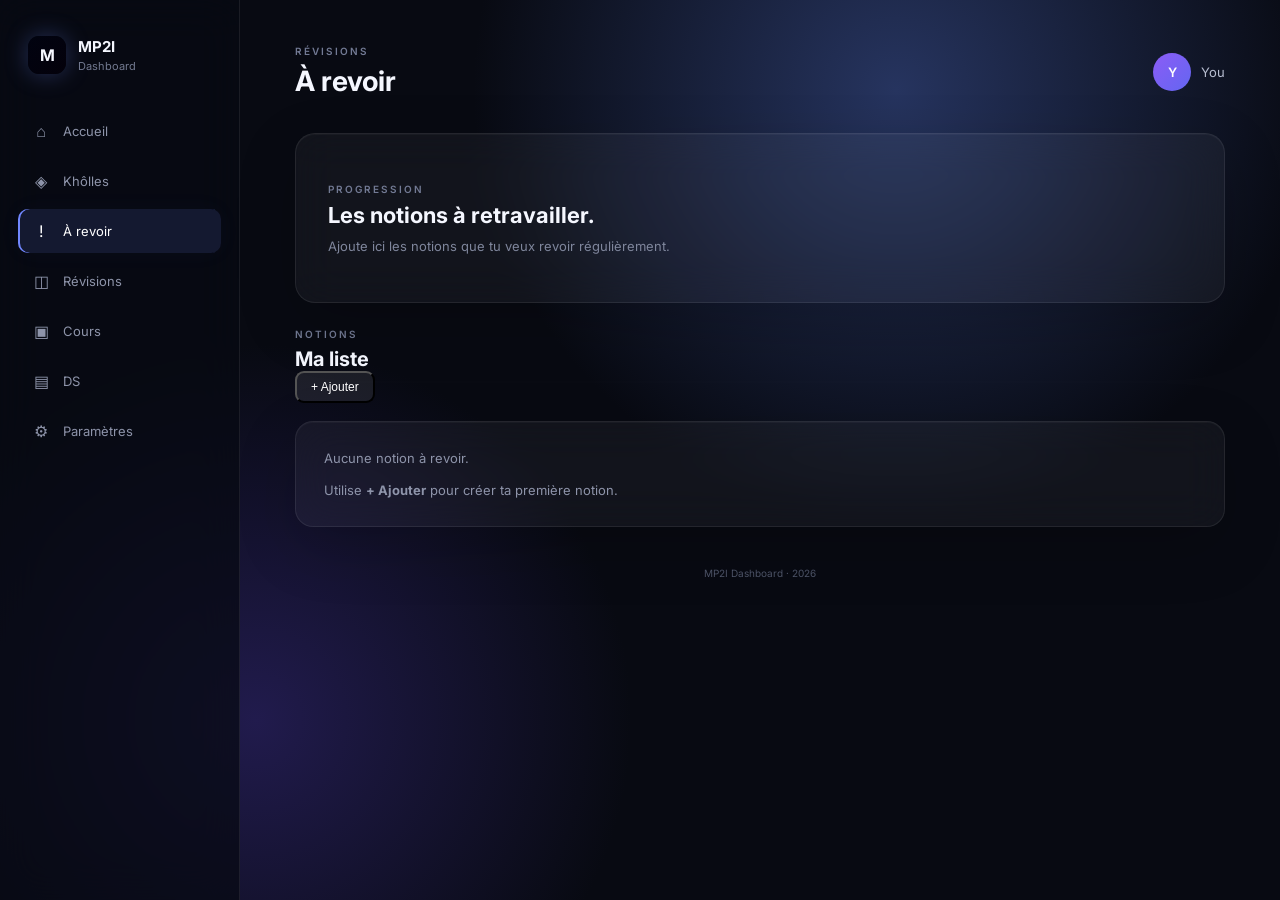
<file: revoir.html>
<!DOCTYPE html>
<html lang="fr">

<head>
    <meta charset="UTF-8">
    <meta name="viewport" content="width=device-width, initial-scale=1.0">

    <title>À revoir — MP2I</title>

    <link rel="stylesheet" href="style.css">
</head>

<body>

<aside class="sidebar">

    <div class="logo">

        <div class="logo-icon">
            M
        </div>

        <div>
            <strong>MP2I</strong>
            <span>Dashboard</span>
        </div>

    </div>


    <nav>

        <a href="index.html">
            <span>⌂</span>
            Accueil
        </a>

        <a href="kholle.html">
            <span>◈</span>
            Khôlles
        </a>

        <a class="active" href="revoir.html">
            <span>!</span>
            À revoir
        </a>

        <a href="revisions.html">
            <span>◫</span>
            Révisions
        </a>

        <a href="cours.html">
            <span>▣</span>
            Cours
        </a>

        <a href="ds.html">
            <span>▤</span>
            DS
        </a>
        <a href="#" id="settingsButton">
            <span>⚙</span>
            Paramètres
        </a>

    </nav>

</aside>


<main>

    <header class="topbar">

        <div>

            <p class="eyebrow">
                RÉVISIONS
            </p>

            <h1>
                À revoir
            </h1>

        </div>


        <div class="profile">

            <div class="avatar">
                Y
            </div>

            <span>
                You
            </span>

        </div>

    </header>


    <section class="welcome glass">

        <div>

            <p class="eyebrow">
                PROGRESSION
            </p>

            <h2>
                Les notions à retravailler.
            </h2>

            <p class="muted">
                Ajoute ici les notions que tu veux revoir
                régulièrement.
            </p>

        </div>

    </section>


    <div class="section-header">

        <div>

            <p class="eyebrow">
                NOTIONS
            </p>

            <h2>
                Ma liste
            </h2>

        </div>


        <button
            class="mini-button"
            id="addRevision"
        >
            + Ajouter
        </button>

    </div>


    <section
        id="revisionList"
        class="revision-list"
    ></section>


    <div
        id="themePanel"
        class="theme-panel glass"
    >

        <p class="eyebrow">
            APPARENCE
        </p>

        <h3>
            Thème
        </h3>


        <div class="theme-buttons">

            <button onclick="setTheme('purple')">
                <span class="theme-dot purple"></span>
                Violet
            </button>

            <button onclick="setTheme('red')">
                <span class="theme-dot red"></span>
                Rouge
            </button>

            <button onclick="setTheme('green')">
                <span class="theme-dot green"></span>
                Vert
            </button>

        </div>

    </div>


    <footer>
        MP2I Dashboard · 2026
    </footer>

</main>


<script src="script.js"></script>


<script>

// ================================
// STOCKAGE
// ================================

const storageKey =
    "mp2i-revisions";


let revisions =
    JSON.parse(
        localStorage.getItem(storageKey)
    ) || [];


// ================================
// SAUVEGARDER
// ================================

function saveRevisions() {

    localStorage.setItem(
        storageKey,
        JSON.stringify(revisions)
    );

}


// ================================
// AFFICHER
// ================================

function displayRevisions() {

    const list =
        document.getElementById(
            "revisionList"
        );


    list.innerHTML = "";


    if (revisions.length === 0) {

        list.innerHTML = `

            <div class="loading-card glass">

                Aucune notion à revoir.

                <br><br>

                Utilise
                <strong>+ Ajouter</strong>
                pour créer ta première notion.

            </div>

        `;

        return;

    }


    revisions.forEach(
        (revision, index) => {

            const card =
                document.createElement(
                    "div"
                );


            card.className =
                "revision-card glass";


            card.innerHTML = `

                <div class="revision-main">

                    <div class="revision-priority priority-${revision.priority}">
                    </div>


                    <div>

                        <h3>
                            ${revision.title}
                        </h3>

                        <p>
                            ${revision.subject}
                        </p>

                    </div>

                </div>


                <div class="revision-actions">

                    ${
                        revision.url
                        ?
                        `
                        <a
                            href="${revision.url}"
                            target="_blank"
                            rel="noopener noreferrer"
                            class="mini-button"
                        >
                            Ouvrir →
                        </a>
                        `
                        :
                        ""
                    }


                    <button
                        class="mini-button"
                        onclick="markDone(${index})"
                    >
                        ✓ Maîtrisé
                    </button>


                    <button
                        class="mini-button"
                        onclick="deleteRevision(${index})"
                    >
                        Supprimer
                    </button>

                </div>

            `;


            list.appendChild(card);

        }
    );

}


// ================================
// AJOUTER
// ================================

document
    .getElementById("addRevision")
    .addEventListener(
        "click",
        function() {

            const title =
                prompt(
                    "Nom de la notion :"
                );


            if (!title) return;


            const subject =
                prompt(
                    "Matière :"
                );


            if (!subject) return;


            const priority =
                prompt(
                    "Priorité :\n\n" +
                    "1 = Haute\n" +
                    "2 = Moyenne\n" +
                    "3 = Faible"
                ) || "2";


            const url =
                prompt(
                    "Lien vers le cours ou le notebook (optionnel) :"
                );


            revisions.push({

                title:
                    title.trim(),

                subject:
                    subject.trim(),

                priority:
                    priority.trim(),

                url:
                    url
                    ? url.trim()
                    : ""

            });


            saveRevisions();

            displayRevisions();

        }
    );


// ================================
// MAÎTRISÉ
// ================================

function markDone(index) {

    revisions.splice(
        index,
        1
    );


    saveRevisions();

    displayRevisions();

}


// ================================
// SUPPRIMER
// ================================

function deleteRevision(index) {

    if (
        !confirm(
            "Supprimer cette notion ?"
        )
    ) {
        return;
    }


    revisions.splice(
        index,
        1
    );


    saveRevisions();

    displayRevisions();

}


// ================================
// INITIALISATION
// ================================

displayRevisions();

</script>
<script src="activity.js?v=4"></script>
</body>
</html>
</file>
<file: style.css>
@import url('https://fonts.googleapis.com/css2?family=Inter:wght@400;500;600;700&display=swap');


* {
    box-sizing: border-box;
    margin: 0;
    padding: 0;
}


body {
    min-height: 100vh;

    font-family: "Inter", sans-serif;
    color: #f5f7ff;

    background:
        radial-gradient(circle at 70% 10%, #26345f 0%, transparent 35%),
        radial-gradient(circle at 20% 80%, #211b4d 0%, transparent 30%),
        #080a12;

    display: flex;
}


/* =========================
   SIDEBAR
========================= */

.sidebar {
    width: 240px;
    height: 100vh;

    position: fixed;
    left: 0;
    top: 0;

    padding: 28px 18px;

    background: rgba(8, 10, 18, 0.72);
    border-right: 1px solid rgba(255, 255, 255, 0.08);

    backdrop-filter: blur(20px);

    display: flex;
    flex-direction: column;
}


.logo {
    display: flex;
    align-items: center;
    gap: 12px;

    padding: 8px 10px 35px;
}


.logo-icon {
    width: 38px;
    height: 38px;

    display: grid;
    place-items: center;

    border-radius: 11px;

    background: linear-gradient(135deg, #010310, #04010b);

    font-weight: 700;

    box-shadow: 0 0 25px rgba(113, 135, 255, 0.3);
}


.logo strong {
    display: block;
    font-size: 15px;
}


.logo span {
    display: block;

    margin-top: 3px;

    font-size: 11px;
    color: #737a91;
}


nav {
    display: flex;
    flex-direction: column;
    gap: 6px;
}


nav a,
.sidebar-bottom a {
    display: flex;
    align-items: center;
    gap: 13px;

    padding: 12px 14px;

    border-radius: 10px;

    color: #8e94aa;
    text-decoration: none;

    font-size: 13px;

    transition: 0.2s;
}


nav a span,
.sidebar-bottom span {
    width: 18px;

    text-align: center;

    font-size: 16px;
}


nav a:hover,
.sidebar-bottom a:hover {
    background: rgba(255, 255, 255, 0.05);
    color: white;
}


nav a.active {
    color: white;

    background: rgba(113, 135, 255, 0.13);

    box-shadow:
        inset 2px 0 0 #7187ff,
        0 0 25px rgba(113, 135, 255, 0.04);
}


.sidebar-bottom {
    margin-top: auto;
}


/* =========================
   MAIN
========================= */

main {
    width: calc(100% - 240px);

    margin-left: 240px;

    padding: 45px 55px;

    max-width: 1400px;
}


.topbar {
    display: flex;
    align-items: center;
    justify-content: space-between;

    margin-bottom: 35px;
}


.eyebrow {
    margin-bottom: 7px;

    font-size: 10px;
    font-weight: 600;

    letter-spacing: 2px;

    color: #727a94;
}


h1 {
    font-size: 28px;
}


.profile {
    display: flex;
    align-items: center;
    gap: 10px;

    color: #b7bdd0;

    font-size: 13px;
}

/* AVATAR */

body.theme-purple .avatar {
    background: linear-gradient(135deg, #8b5cf6, #6366f1);
}

body.theme-red .avatar {
    background: linear-gradient(135deg, #ff6262, #ff3d81);
}

body.theme-green .avatar {
    background: linear-gradient(135deg, #4ade80, #22c55e);
}
.avatar {
    width: 38px;
    height: 38px;
    border-radius: 50%;

    display: flex;
    align-items: center;
    justify-content: center;

    flex-shrink: 0;
    color: white;
    font-weight: 600;
}


/* =========================
   GLASS
========================= */

.glass {
    background: rgba(255, 255, 255, 0.045);

    border: 1px solid rgba(255, 255, 255, 0.08);

    backdrop-filter: blur(20px);

    box-shadow:
        0 20px 60px rgba(0, 0, 0, 0.18),
        inset 0 1px rgba(255, 255, 255, 0.03);
}


/* =========================
   WELCOME
========================= */

.welcome {
    min-height: 170px;

    padding: 32px;

    border-radius: 20px;

    display: flex;
    align-items: center;
    justify-content: space-between;

    margin-bottom: 25px;
}


.welcome h2 {
    font-size: 22px;

    margin-bottom: 10px;
}


.muted {
    color: #7f869c;
    font-size: 13px;
}


.status {
    padding: 9px 14px;

    border-radius: 30px;

    background: rgba(113, 135, 255, 0.1);

    color: #9aa9ff;

    font-size: 11px;
}


.status span {
    display: inline-block;

    width: 6px;
    height: 6px;

    margin-right: 6px;

    border-radius: 50%;

    background: #7187ff;

    box-shadow: 0 0 10px #7187ff;
}


/* =========================
   CARDS
========================= */

.grid {
    display: grid;

    grid-template-columns: repeat(2, 1fr);

    gap: 18px;
}


.dashboard-card {
    min-height: 180px;

    padding: 28px;
    padding-right: 55px;

    border-radius: 18px;

    text-decoration: none;
    color: white;

    position: relative;

    display: flex;
    flex-direction: column;
    justify-content: space-between;

    transition:
        transform 0.25s,
        background 0.25s,
        border-color 0.25s;
}


.dashboard-card:hover {
    transform: translateY(-4px);

    background: rgba(255, 255, 255, 0.075);

    border-color: rgba(113, 135, 255, 0.35);
}


.card-icon {
    width: 42px;
    height: 42px;

    display: grid;
    place-items: center;

    border-radius: 12px;

    background: rgba(113, 135, 255, 0.1);

    color: #8d9cff;

    font-size: 20px;
}


.dashboard-card h3 {
    margin-bottom: 7px;

    font-size: 17px;
}


.dashboard-card p {
    max-width: 300px;

    color: #777f95;

    font-size: 12px;
    line-height: 1.6;
}


.arrow {
    position: absolute;

    right: 25px;
    bottom: 25px;

    color: #656d84;

    font-size: 20px;

    transition: 0.2s;
}


.dashboard-card:hover .arrow {
    color: #9aa9ff;
    transform: translateX(4px);
}


/* =========================
   FOOTER
========================= */

footer {
    margin-top: 40px;

    text-align: center;

    color: #4e5569;

    font-size: 10px;
}


/* =========================
   MOBILE
========================= */

@media (max-width: 700px) {

    .sidebar {
        width: 70px;

        padding: 20px 10px;
    }

    .logo {
        justify-content: center;
        padding-bottom: 25px;
    }

    .logo > div:not(.logo-icon) {
        display: none;
    }

    nav a,
    .sidebar-bottom a {
        justify-content: center;
        padding: 13px;
    }

    nav a {
        font-size: 0;
    }

    nav a span {
        font-size: 17px;
    }

    .sidebar-bottom a {
        font-size: 0;
    }

    main {
        width: calc(100% - 70px);

        margin-left: 70px;

        padding: 25px 18px;
    }

    .topbar {
        margin-bottom: 25px;
    }

    h1 {
        font-size: 22px;
    }

    .profile span {
        display: none;
    }

    .welcome {
        padding: 24px;

        align-items: flex-start;
        gap: 20px;

        flex-direction: column;
    }

    .welcome h2 {
        font-size: 18px;
    }

    .grid {
        grid-template-columns: 1fr;
    }

    .dashboard-card {
        min-height: 160px;
    }
}
    /* =========================
   THEMES
========================= */

body.theme-red {
    background:
        radial-gradient(circle at 70% 10%, #5f2626 0%, transparent 35%),
        radial-gradient(circle at 20% 80%, #4d1b2b 0%, transparent 30%),
        #080a12;
}

body.theme-red .logo-icon {
    background: linear-gradient(135deg, #ff6262, #ff3d81);
}

body.theme-red nav a.active {
    background: rgba(255, 80, 80, 0.13);
    box-shadow:
        inset 2px 0 0 #ff6262,
        0 0 25px rgba(255, 80, 80, 0.04);
}

body.theme-red .card-icon {
    background: rgba(255, 80, 80, 0.1);
    color: #ff8585;
}

body.theme-red .dashboard-card:hover {
    border-color: rgba(255, 80, 80, 0.35);
}

body.theme-red .status {
    background: rgba(255, 80, 80, 0.1);
    color: #ff9999;
}

body.theme-red .status span {
    background: #ff6262;
    box-shadow: 0 0 10px #ff6262;
}


/* VIOLET */

body.theme-purple {
    background:
        radial-gradient(circle at 70% 10%, #26345f 0%, transparent 35%),
        radial-gradient(circle at 20% 80%, #211b4d 0%, transparent 30%),
        #080a12;
}


/* VERT */

body.theme-green {
    background:
        radial-gradient(circle at 70% 10%, #164b3d 0%, transparent 35%),
        radial-gradient(circle at 20% 80%, #183d32 0%, transparent 30%),
        #080a12;
}

body.theme-green .logo-icon {
    background: linear-gradient(135deg, #45d6a3, #21a179);
}

body.theme-green nav a.active {
    background: rgba(45, 210, 160, 0.13);
    box-shadow:
        inset 2px 0 0 #45d6a3,
        0 0 25px rgba(45, 210, 160, 0.04);
}

body.theme-green .card-icon {
    background: rgba(45, 210, 160, 0.1);
    color: #64ddb1;
}

body.theme-green .dashboard-card:hover {
    border-color: rgba(45, 210, 160, 0.35);
}

body.theme-green .status {
    background: rgba(45, 210, 160, 0.1);
    color: #6ee5bc;
}

body.theme-green .status span {
    background: #45d6a3;
    box-shadow: 0 0 10px #45d6a3;
}
.theme-panel {
    display: none;

    margin-top: 20px;
    padding: 22px;

    border-radius: 16px;

    max-width: 400px;
}

.theme-panel.show {
    display: block;
}

.theme-panel h3 {
    margin-bottom: 15px;
}

.theme-buttons {
    display: flex;
    gap: 10px;
    flex-wrap: wrap;
}

.theme-buttons button {
    display: flex;
    align-items: center;
    gap: 8px;

    padding: 9px 13px;

    border: 1px solid rgba(255,255,255,0.08);
    border-radius: 9px;

    background: rgba(255,255,255,0.04);

    color: #cdd1df;

    cursor: pointer;
}

.theme-buttons button:hover {
    background: rgba(255,255,255,0.09);
}

.theme-dot {
    width: 9px;
    height: 9px;
    border-radius: 50%;
}

.theme-dot.purple {
    background: #3a57f9;
}

.theme-dot.red {
    background: #da1c1c;
}

.theme-dot.green {
    background: #1ae19b;
}
.section-header {
    margin-bottom: 18px;
}

.section-header h2 {
    font-size: 20px;
}

.loading-card {
    padding: 28px;
    border-radius: 18px;
    color: #8e94aa;
    font-size: 13px;
}
.course-buttons {
    display: flex;
    gap: 8px;
    margin-top: 10px;
}

.mini-button {
    display: inline-flex;
    align-items: center;
    justify-content: center;

    padding: 7px 14px;

    border-radius: 9px;

    background: rgba(255, 255, 255, 0.08);

    color: white;

    text-decoration: none;

    font-size: 12px;

    transition: 0.2s;
}

.mini-button:hover {
    background: rgba(255, 255, 255, 0.16);
    transform: translateY(-1px);
}
.global-search {
    position: relative;
    margin: 25px 0;
}

.global-search input {
    width: 100%;
    box-sizing: border-box;

    padding: 14px 18px;

    border: 1px solid rgba(255, 255, 255, 0.08);
    border-radius: 14px;

    background: rgba(255, 255, 255, 0.06);
    backdrop-filter: blur(12px);

    color: white;
    font-size: 14px;

    outline: none;
}

.global-search input::placeholder {
    color: #8e94aa;
}

.global-search input:focus {
    border-color: rgba(255, 255, 255, 0.18);
}

.search-results {
    position: absolute;

    top: calc(100% + 8px);
    left: 0;
    right: 0;

    z-index: 100;

    display: none;

    max-height: 400px;
    overflow-y: auto;

    padding: 8px;

    border-radius: 14px;

    background: rgba(20, 20, 30, 0.95);
    backdrop-filter: blur(20px);

    border: 1px solid rgba(255, 255, 255, 0.08);
}

.search-results.show {
    display: block;
}

.search-result {
    display: flex;
    align-items: center;
    gap: 12px;

    padding: 12px;

    border-radius: 10px;

    color: white;
    text-decoration: none;

    transition: 0.15s;
}

.search-result:hover {
    background: rgba(255, 255, 255, 0.08);
}

.search-result-type {
    font-size: 11px;
    color: #8e94aa;
}

.search-result-title {
    font-size: 14px;
}
/* ================================
   MOBILE
================================ */

/* =========================
   MOBILE
========================= */

@media screen and (max-width: 700px) {

    html,
    body {
        width: 100%;
        min-width: 0;
        overflow-x: hidden;
    }

    body {
        display: block;
        padding-bottom: 78px;
    }


    /* =========================
       CONTENU
    ========================= */

    main {
        display: block;

        width: 100%;
        max-width: none;

        margin: 0;
        padding: 20px 14px 30px;
    }


    /* =========================
       BARRE DE NAVIGATION
    ========================= */

    .sidebar {
        position: fixed;

        top: auto;
        right: 0;
        bottom: 0;
        left: 0;

        width: 100%;
        height: 70px;

        margin: 0;
        padding: 5px 8px;

        box-sizing: border-box;

        display: block;

        z-index: 9999;

        background: rgba(8, 10, 18, 0.94);

        border: 0;
        border-top: 1px solid rgba(255, 255, 255, 0.08);

        backdrop-filter: blur(20px);
    }


    /* Logo invisible */

    .sidebar .logo {
        display: none;
    }


    /* Navigation horizontale */

    .sidebar nav {
        width: 100%;
        height: 60px;

        display: flex;
        flex-direction: row;

        align-items: center;
        justify-content: space-around;

        gap: 2px;
    }


    .sidebar nav a {
        width: auto;
        height: 56px;

        flex: 1;

        display: flex;
        flex-direction: column;

        align-items: center;
        justify-content: center;

        gap: 4px;

        padding: 4px;

        border-radius: 12px;

        font-size: 10px;

        color: #8e94aa;
    }


    .sidebar nav a span {
        width: auto;

        font-size: 18px;

        line-height: 1;
    }


    .sidebar nav a.active {
        box-shadow: none;
    }


    /* Paramètres cachés */

    .sidebar-bottom {
        display: none;
    }


    /* =========================
       HEADER
    ========================= */

    .topbar {
        width: 100%;

        margin-bottom: 20px;
    }

    h1 {
        font-size: 23px;
    }

    .profile span {
        display: none;
    }


    /* =========================
       RECHERCHE
    ========================= */

    .global-search {
        width: 100%;

        margin: 0 0 18px;

        position: relative;

        z-index: 100;
    }

    .global-search input {
        display: block;

        width: 100%;
        height: 48px;

        padding: 0 15px;

        box-sizing: border-box;

        font-size: 16px;

        border-radius: 13px;
    }

    .search-results {
        position: absolute;

        top: calc(100% + 7px);
        left: 0;

        width: 100%;

        max-height: 320px;

        overflow-y: auto;

        z-index: 99999;
    }


    /* =========================
       WELCOME
    ========================= */

    .welcome {
        width: 100%;

        min-height: auto;

        padding: 20px;

        margin-bottom: 18px;

        flex-direction: column;

        align-items: flex-start;

        gap: 15px;
    }

    .welcome h2 {
        font-size: 19px;
    }


    /* =========================
       CARTES
    ========================= */

    .grid {
        width: 100%;

        display: grid;

        grid-template-columns: 1fr;

        gap: 12px;
    }

    .dashboard-card {
        width: 100%;

        min-height: 125px;

        padding: 20px;

        padding-right: 50px;
    }

    .dashboard-card h3 {
        font-size: 16px;
    }

    .dashboard-card p {
        font-size: 12px;
    }

    .arrow {
        right: 18px;
        bottom: 20px;
    }


    /* =========================
       THÈME
    ========================= */

    .theme-panel {
        position: fixed;

        left: 14px;
        right: 14px;
        bottom: 82px;

        width: auto;

        z-index: 10000;
    }


    /* =========================
       FOOTER
    ========================= */

    footer {
        margin-bottom: 5px;
    }
}
.revision-list {
    display: flex;
    flex-direction: column;
    gap: 12px;
}

.revision-card {
    display: flex;
    align-items: center;
    justify-content: space-between;
    gap: 20px;
    padding: 18px 20px;
    border-radius: 16px;
}

.revision-main {
    display: flex;
    align-items: center;
    gap: 14px;
    min-width: 0;
}

.revision-main h3 {
    margin: 0 0 5px;
    font-size: 15px;
}

.revision-main p {
    margin: 0;
    color: #8e94aa;
    font-size: 12px;
}

.revision-priority {
    width: 9px;
    height: 9px;
    flex-shrink: 0;
    border-radius: 50%;
}

.priority-1 {
    background: #ff4d6d;
}

.priority-2 {
    background: #f5b642;
}

.priority-3 {
    background: #53d769;
}

.revision-actions {
    display: flex;
    align-items: center;
    gap: 8px;
    flex-shrink: 0;
}

@media screen and (max-width: 700px) {

    .revision-card {
        flex-direction: column;
        align-items: stretch;
        gap: 15px;
    }

    .revision-actions {
        flex-wrap: wrap;
    }

    .revision-actions .mini-button {
        flex: 1;
    }

}
/* ========================================
   CARTES DE COURS
======================================== */

#cours-container {
    align-items: stretch;
}


#cours-container .dashboard-card {
    min-height: 150px;

    display: flex;
    align-items: flex-start;

    gap: 16px;

    position: relative;

    padding: 22px;

    box-sizing: border-box;
}


#cours-container .dashboard-card h3 {
    margin: 2px 0 7px;
}


#cours-container .dashboard-card p {
    margin: 0;

    color: #8e94aa;

    font-size: 12px;
}


#cours-container .card-icon {
    width: 42px;
    height: 42px;

    flex-shrink: 0;

    display: flex;
    align-items: center;
    justify-content: center;

    border-radius: 12px;

    font-size: 13px;
    font-weight: 600;
}


#cours-container .course-buttons {
    display: flex;

    gap: 8px;

    margin-top: 16px;
}


#cours-container .mini-button {
    padding: 8px 13px;

    border-radius: 9px;

    font-size: 11px;

    transition:
        background 0.2s,
        transform 0.2s;
}


#cours-container .mini-button:hover {
    transform: translateY(-1px);
}


/* ========================================
   MOBILE
======================================== */

@media screen and (max-width: 700px) {

    #cours-container {
        grid-template-columns: 1fr;
    }


    #cours-container .dashboard-card {
        min-height: 135px;

        padding: 18px;
    }


    #cours-container .card-icon {
        width: 38px;
        height: 38px;

        border-radius: 10px;
    }


    #cours-container .course-buttons {
        margin-top: 13px;
    }

}
/* ========================================
   ACTIVITÉ
======================================== */

.activity-panel {
    margin-top: 18px;
    padding: 22px;
    border-radius: 18px;
}


.activity-stats {
    display: grid;
    grid-template-columns:
        repeat(4, 1fr);

    gap: 12px;
}


.activity-stat {
    display: flex;
    align-items: center;
    gap: 12px;

    padding: 15px;

    border-radius: 14px;

    background:
        rgba(255, 255, 255, 0.035);

    border:
        1px solid rgba(
            255,
            255,
            255,
            0.05
        );
}


.activity-stat-icon {
    display: flex;

    align-items: center;
    justify-content: center;

    width: 38px;
    height: 38px;

    flex-shrink: 0;

    border-radius: 11px;

    background:
        rgba(255, 255, 255, 0.06);

    font-size: 18px;
}


.activity-stat strong {
    display: block;

    color: white;

    font-size: 16px;

    margin-bottom: 3px;
}


.activity-stat span:not(
    .activity-stat-icon
) {
    display: block;

    color: #8e94aa;

    font-size: 11px;
}


/* ========================================
   HEATMAP
======================================== */

.heatmap-wrapper {
    margin-top: 25px;

    overflow-x: auto;

    padding-bottom: 5px;
}


.heatmap-title {
    margin-bottom: 12px;

    color: #8e94aa;

    font-size: 12px;
}


.activity-heatmap {
    display: grid;

    grid-template-columns:
        repeat(53, 1fr);

    grid-template-rows:
        repeat(7, 11px);

    grid-auto-flow: column;

    gap: 4px;

    min-width: 620px;
}


.activity-cell {
    width: 11px;
    height: 11px;

    border-radius: 3px;

    box-sizing: border-box;

    background:
        rgba(255, 255, 255, 0.055);
}


/* Violet */

body.theme-purple
.activity-cell.activity-0 {
    background:
        rgba(139, 92, 246, 0.08);
}

body.theme-purple
.activity-cell.activity-1 {
    background:
        rgba(139, 92, 246, 0.28);
}

body.theme-purple
.activity-cell.activity-2 {
    background:
        rgba(139, 92, 246, 0.48);
}

body.theme-purple
.activity-cell.activity-3 {
    background:
        rgba(139, 92, 246, 0.68);
}

body.theme-purple
.activity-cell.activity-4 {
    background:
        rgba(139, 92, 246, 0.95);
}


/* Rouge */

body.theme-red
.activity-cell.activity-0 {
    background:
        rgba(255, 98, 98, 0.08);
}

body.theme-red
.activity-cell.activity-1 {
    background:
        rgba(255, 98, 98, 0.28);
}

body.theme-red
.activity-cell.activity-2 {
    background:
        rgba(255, 98, 98, 0.48);
}

body.theme-red
.activity-cell.activity-3 {
    background:
        rgba(255, 98, 98, 0.68);
}

body.theme-red
.activity-cell.activity-4 {
    background:
        rgba(255, 98, 98, 0.95);
}


/* Vert */

body.theme-green
.activity-cell.activity-0 {
    background:
        rgba(74, 222, 128, 0.08);
}

body.theme-green
.activity-cell.activity-1 {
    background:
        rgba(74, 222, 128, 0.28);
}

body.theme-green
.activity-cell.activity-2 {
    background:
        rgba(74, 222, 128, 0.48);
}

body.theme-green
.activity-cell.activity-3 {
    background:
        rgba(74, 222, 128, 0.68);
}

body.theme-green
.activity-cell.activity-4 {
    background:
        rgba(74, 222, 128, 0.95);
}


.heatmap-legend {
    display: flex;

    align-items: center;

    justify-content: flex-end;

    gap: 5px;

    margin-top: 10px;

    color: #8e94aa;

    font-size: 10px;
}


.heatmap-legend .activity-cell {
    display: block;

    flex-shrink: 0;
}

@media screen and (max-width: 700px) {

    .activity-panel {
        width: 100%;
        max-width: 100%;
        overflow: hidden;
    }

    .activity-stats {
        display: flex !important;
        flex-direction: row !important;
        flex-wrap: nowrap !important;

        width: calc(100% + 2px);
        max-width: none;

        overflow-x: auto !important;
        overflow-y: hidden !important;

        gap: 10px;
        padding: 0 0 8px 0;

        -webkit-overflow-scrolling: touch;
        scrollbar-width: none;
    }

    .activity-stats::-webkit-scrollbar {
        display: none;
    }

    .activity-stat {
        flex: 0 0 170px !important;
        width: 170px !important;
        min-width: 170px !important;
        max-width: 170px !important;

        box-sizing: border-box;
    }
}
@media screen and (max-width: 700px) {

    .activity-panel {
        overflow: hidden;
    }

    .activity-stats {
        display: flex !important;
        flex-wrap: nowrap !important;
        gap: 10px !important;

        width: 100% !important;

        overflow-x: auto !important;
        overflow-y: hidden !important;

        padding-bottom: 10px;

        -webkit-overflow-scrolling: touch;
        scrollbar-width: none;
    }

    .activity-stats::-webkit-scrollbar {
        display: none;
    }

    .activity-stat {
        display: flex !important;

        flex: 0 0 170px !important;
        width: 170px !important;
        min-width: 170px !important;
        max-width: 170px !important;

        box-sizing: border-box;
    }
}
@media screen and (max-width: 700px) {

    #cours-container .course-buttons {
        display: flex;
        flex-wrap: wrap;
        gap: 8px;
    }

    #cours-container .mini-button {
        flex-shrink: 0;
    }

}
</file>
